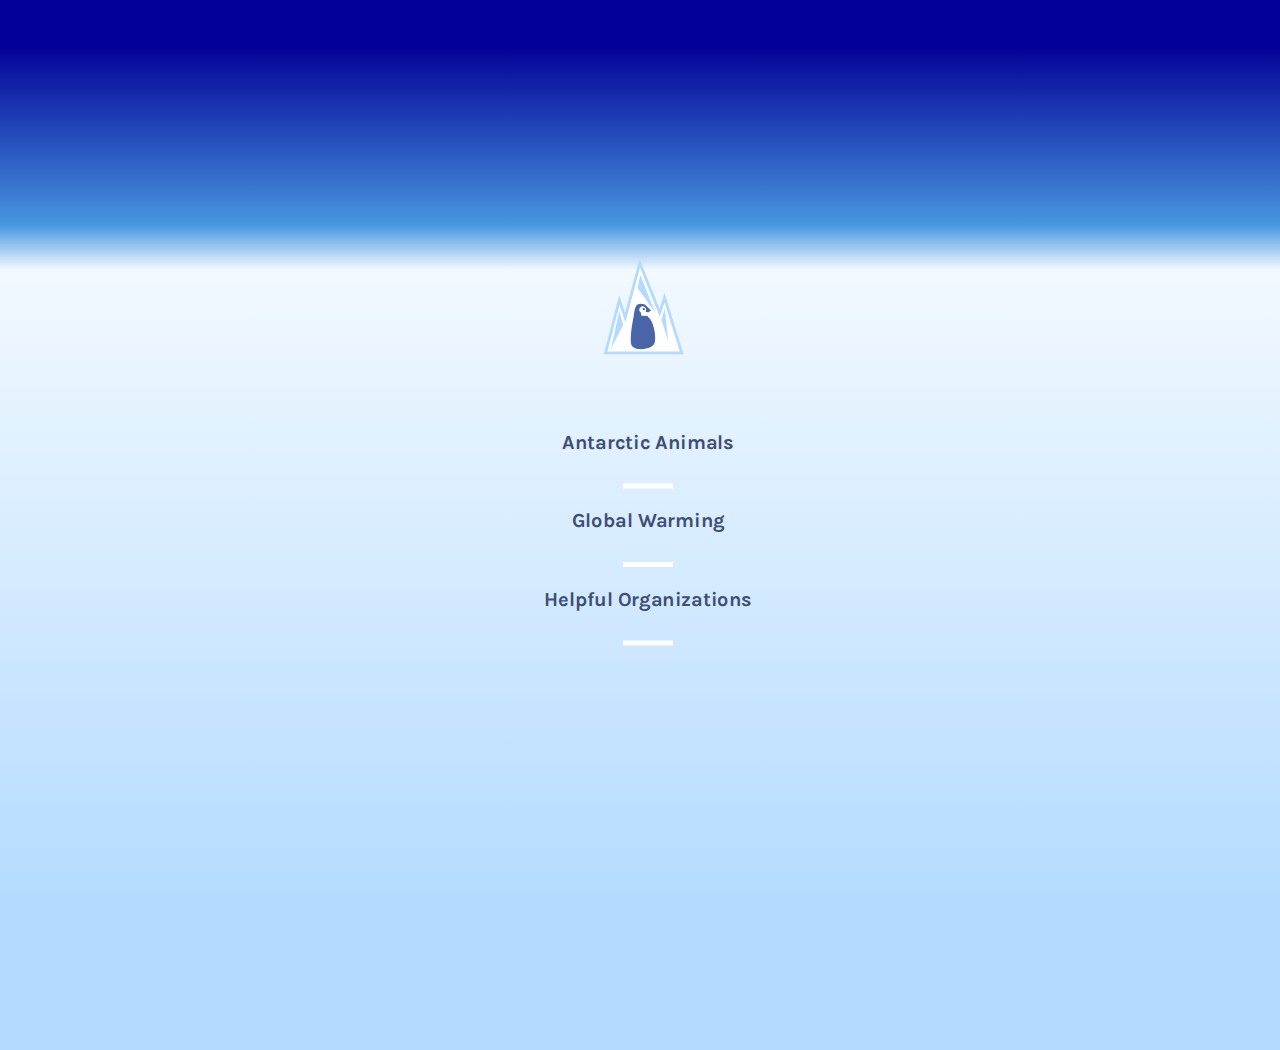
<file: setfinal/index.html>
<!DOCTYPE html>
<html>
	<head>
		<meta charset="UTF-8">
		<!--css-->
		<link rel="stylesheet" href="css/finalcss.css">
		<!--js-->
		<script src="js/jquery-3.3.1.min.js"></script>
		<script src="js/finaljs.js"></script>
		<!--font-->
		<link href="https://fonts.googleapis.com/css?family=Karla" rel="stylesheet">

		<title>Penguins on Melting Ice</title>
	</head>
	<body>
		<div class="main">
			<img class="logo" src="images/PENGUINLOGO.svg"/>
			<!--animation ice from here-->
			<img class="leftbottomice" src="images/leftbottomice.svg">
			<img class="lefttopice" src="images/lefttopice.svg">
			<img class="rightbottomice" src="images/rightbottomice.svg">
			<img class="righttopice" src="images/righttopice.svg">
			<!--endofanimationice-->
			<a class="antlink" href="finalAntartic/antarcticAnimals.html">
				<p>Antarctic Animals</p>
				<div class="line bar1"></div>
			</a>
			
			<a class="globlink" href="finalWorld/worldindex.html">
				<p>Global Warming</p>
				<div class="line bar2"></div>
			</a>
		
			<a class="orglink" href="finalOrg/orgindex.html">
				<p>Helpful Organizations</p>
				<div class="line bar3"></div>
			</a>
			
		</div>
	</body>
</html>
</file>
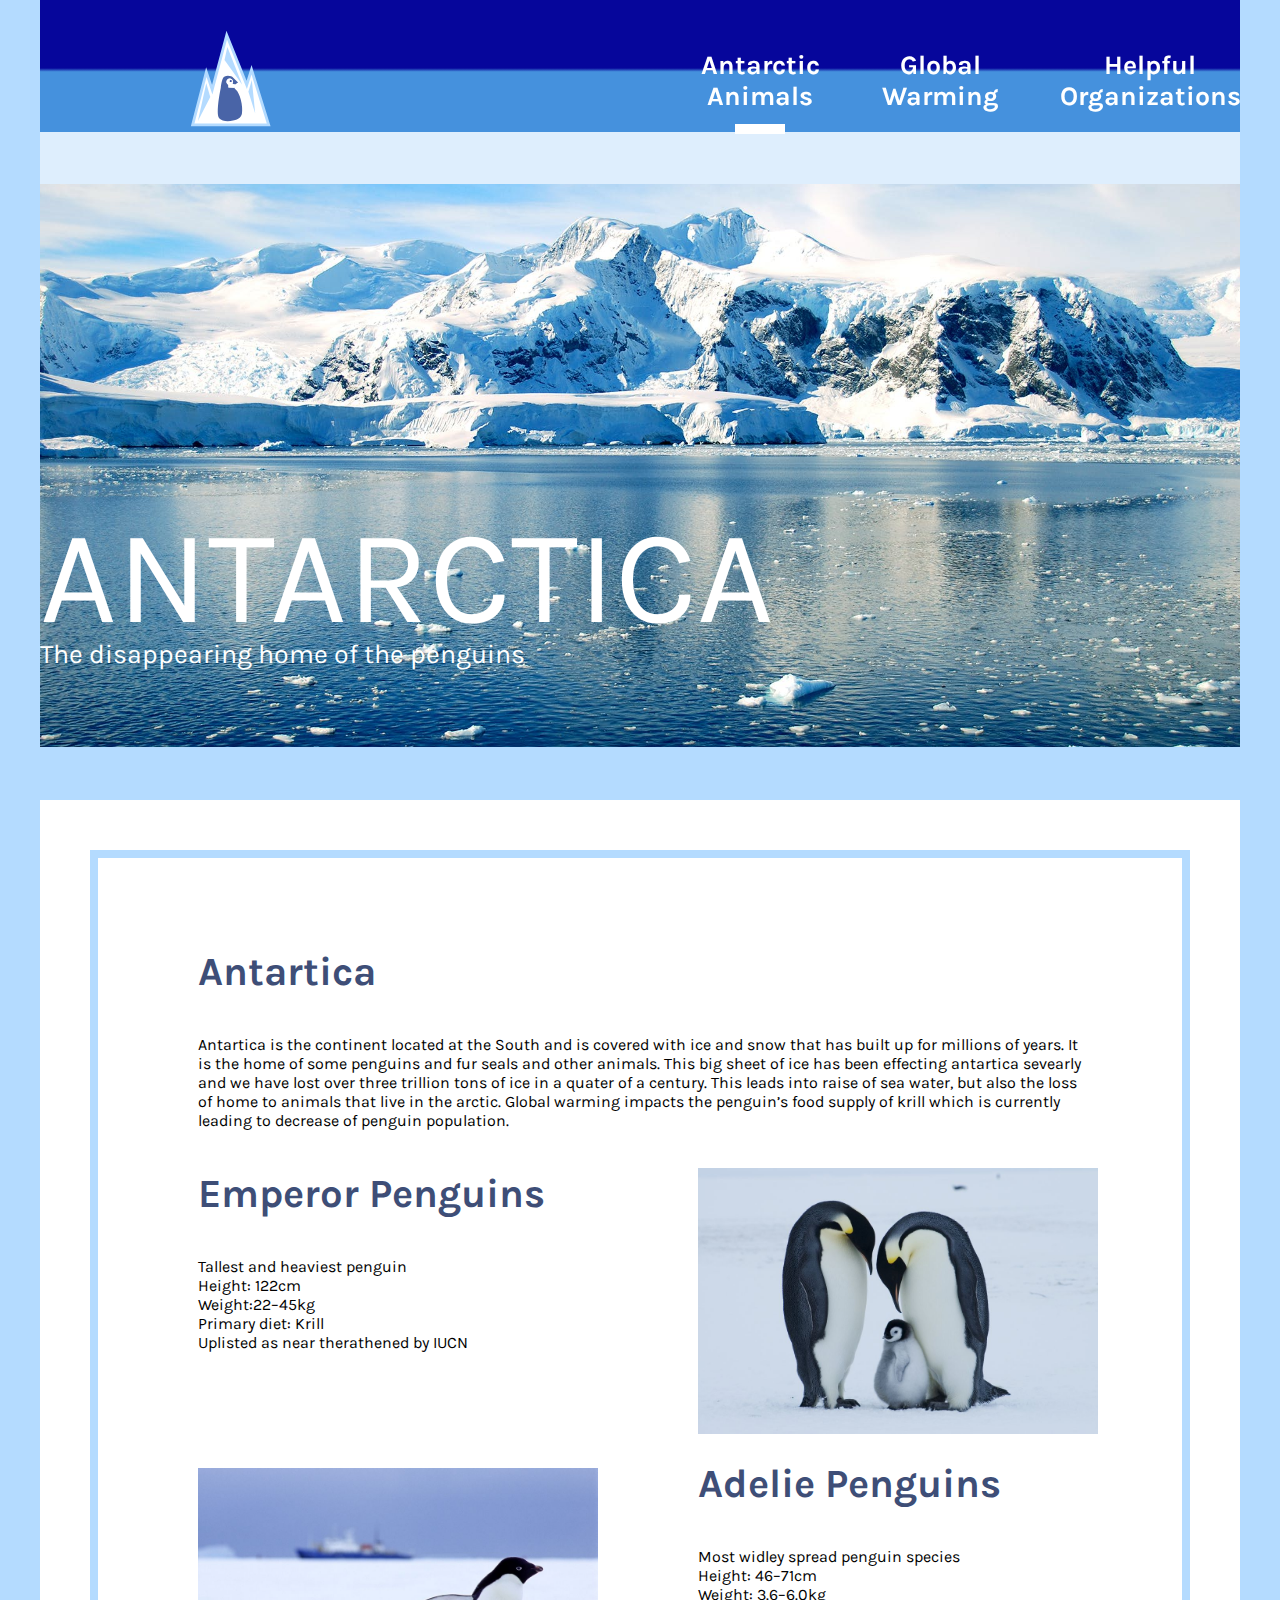
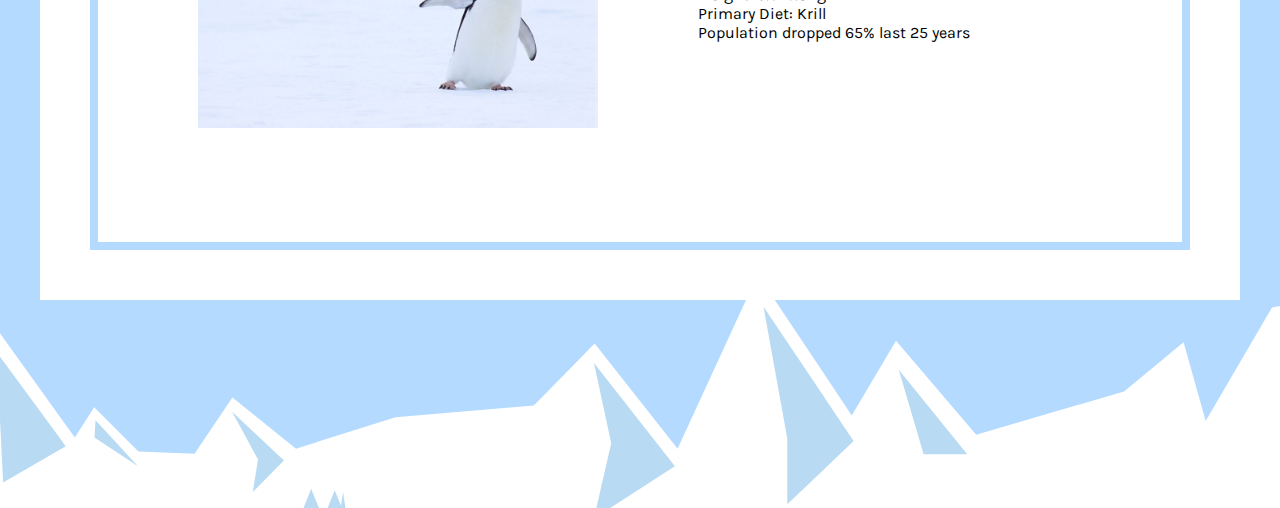
<file: setfinal/finalAntartic/antarcticAnimals.html>
<!DOCTYPE html>
<html>
	<head>
		<meta charset="UTF-8">
		<!--css-->
		<link rel="stylesheet" href="antarcticcss/antarcticcss.css">
		<!--js-->
			<script type="text/javascript" src="antarcticjs/jquery-3.3.1.min.js"></script>
			<script type="text/javascript" src="antarcticjs/parallax.js"></script>
		<!--font-->
		<link href="https://fonts.googleapis.com/css?family=Karla" rel="stylesheet">
	</head>
	<body>
		<div class="top">
			<a href="../index.html">
			<img class="logo" src="antarcticimg/PENGUINLOGO.svg">
			</a>
			<div class="navText">
				<a href="../finalOrg/orgindex.html">
					<div class="width180 helporg">Helpful Organizations
						<div class="orgbar"></div>
					</div>
				</a>
				<a href="../finalWorld/worldindex.html">
					<div class="width180 globalwarming">Global Warming
						<div class="globebar"></div>
					</div>
				</a>
					<div class="navAnimals width180">Antarctic Animals<div class="currentpage"></div></div>
			</div>
		</div> <!--end of nav bar-->

		<div class="antarcticImg">
			<div class="antTitle">
				<p class="anthead">ANTARCTICA</p>
				<p class="antSubtext">The disappearing home of the penguins</p>
			</div>
			<img class="AntarcticaImg" src="antarcticimg/IceHeader.jpg">
		</div>

		<div class="bodyBox"><!--start of body and border-->
			<div class="border">
				<div>
					<p class="miniheader">Antartica</p>
					<p>Antartica is the continent located at the South and is covered with ice and snow that has built up for millions of years.  It is the home of some penguins and fur seals and other animals. This big sheet of ice has been effecting antartica sevearly and we have lost over three trillion tons of ice in  a quater of a century. This leads into raise of sea water, but also the loss of home to animals that live in the arctic. Global warming impacts the penguin’s food supply of krill which is currently leading to decrease of penguin population. </p>
				</div>
				<div class="emheader">
					<p class="miniheader">Emperor Penguins</p>
					<p>Tallest and heaviest penguin<br>
						Height: 122cm<br>
						Weight:22–45kg<br>
						Primary diet: Krill<br> 
						Uplisted as near therathened by IUCN<br>
					</p>
					<img class="emimg" src="antarcticimg/emperor.jpg">
				</div>
				<div class="adelie">
					<p class="miniheader">Adelie Penguins</p>

					<p>
						Most widley spread penguin species<br>
						Height: 46–71cm<br>
						Weight: 3.6–6.0kg<br>
						Primary Diet: Krill<br>
						Population dropped 65% last 25 years<br>
					</p>
					<img class="adelimg" src="antarcticimg/adelie.jpg"/>
				</div>
			</div> <!-- end of border -->
		</div> <!-- end of bodyBox -->
		<div id="stage"><!--startofparal-->
			<img data-depth="0.6" class="bottomice" src="antarcticimg/bottomice.svg"/>
		</div>
		<script>
			var scene = $('#stage').get(0);
		var parallaxInstance = new Parallax(scene, {
			relativeInput: true,});
		</script>
		<!--endofparal-->
	</body>
</html>
</file>
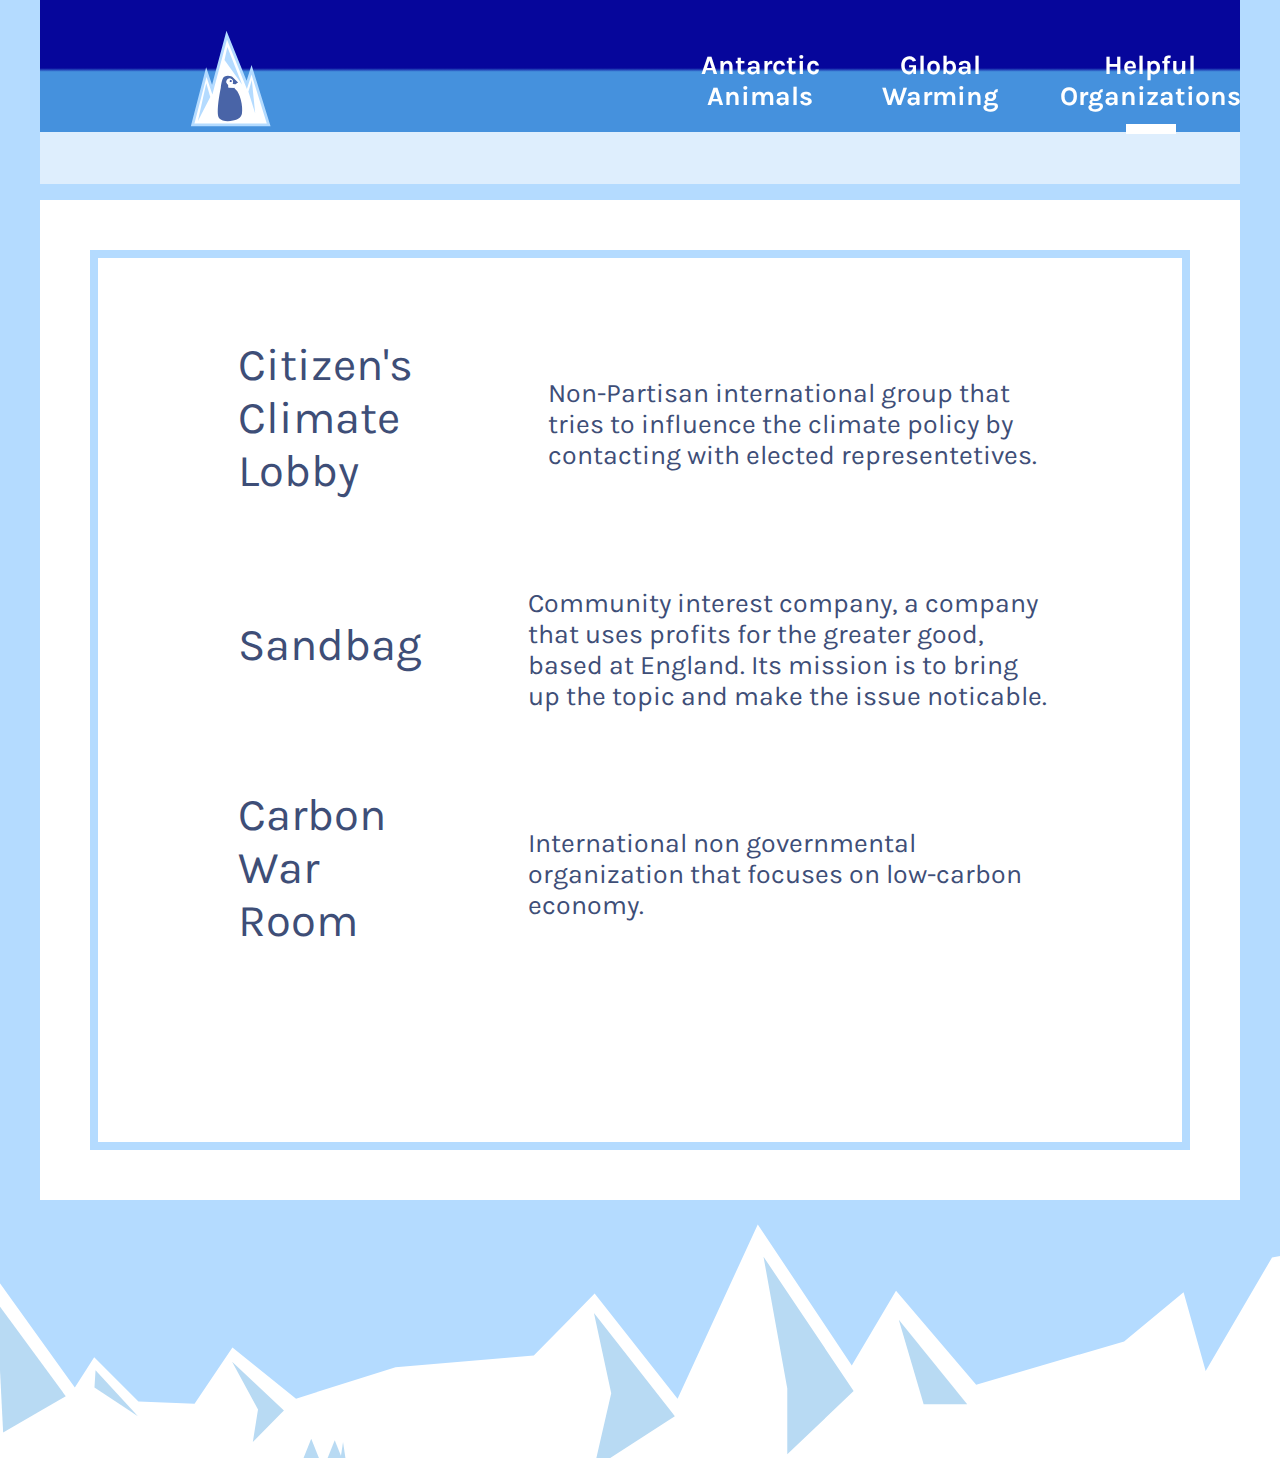
<file: setfinal/finalOrg/orgindex.html>
<!DOCTYPE html>
<html>
	<head>
		<meta charset="UTF-8">
		<!--css-->
		<link rel="stylesheet" href="orgcss/orgcss.css">
		<!--js-->
			<script type="text/javascript" src="orgjs/jquery-3.3.1.min.js"></script>
			<script type="text/javascript" src="orgjs/parallax.js"></script>
		<!--font-->
		<link href="https://fonts.googleapis.com/css?family=Karla" rel="stylesheet">
		<title>Penguins on Melting Ice</title>
	</head>
	<body>
		<div class="top">
			<a href="../index.html"><img class="logo" src="orgimg/PENGUINLOGO.svg"></a>
			<div class="navText">
					<div class="width180">Helpful Organizations
						<div class="currentpage">
						</div>
					</div>
				<a href="../finalWorld/worldindex.html">
					<div class="width180 globalwarming">Global Warming
						<div class="globebar"></div>
					</div>
				</a>
				<a href="../finalAntartic/antarcticAnimals.html">	
					<div class="navAnimals width180 antanimal">Antarctic Animals
						<div class="antanibar"></div>
					</div>
				</a>
			</div>
		</div><!--endofnavbar-->
		<!--witeboxandborder-->
		<div class="bodyBox">
			<div class="border">
				<div class="CCL">
					<a href="https://citizensclimatelobby.org/">
					<div class="CCLlogo">
						Citizen's Climate Lobby
					</div>
				</a>
				
					<div class="CCLinfo">
						Non-Partisan international group that tries to influence the climate policy by contacting with elected representetives. 
					</div>
				</div>
				<div class="sbag">
				<a href="https://sandbag.org.uk/">
					<div class="sbaglogo">
						Sandbag
					</div>
				</a>
					<div class="sbaginfo">
						Community interest company, a company that uses profits for the greater good, based at England. Its mission is to bring up the topic and make the issue noticable.

					</div>
				</div>
				<div class="CWR">
				<a href="https://www.rmi.org/carbon-war-room/">
					<div class="CWRlogo">
						Carbon War Room
					</div>
				</a>
					<div class="CWRinfo">
						International non governmental organization that focuses on low-carbon economy.
					</div>
				</div>
			</div>
		</div>
		<div id="stage"><!--startofparal-->
			<img data-depth="0.6" class="bottomice" src="orgimg/bottomice.svg"/>
		</div>
		<script>
			var scene = $('#stage').get(0);
		var parallaxInstance = new Parallax(scene, {
			relativeInput: true,});
		</script>
		<!--endofparal-->
	</body>
</html>
</file>
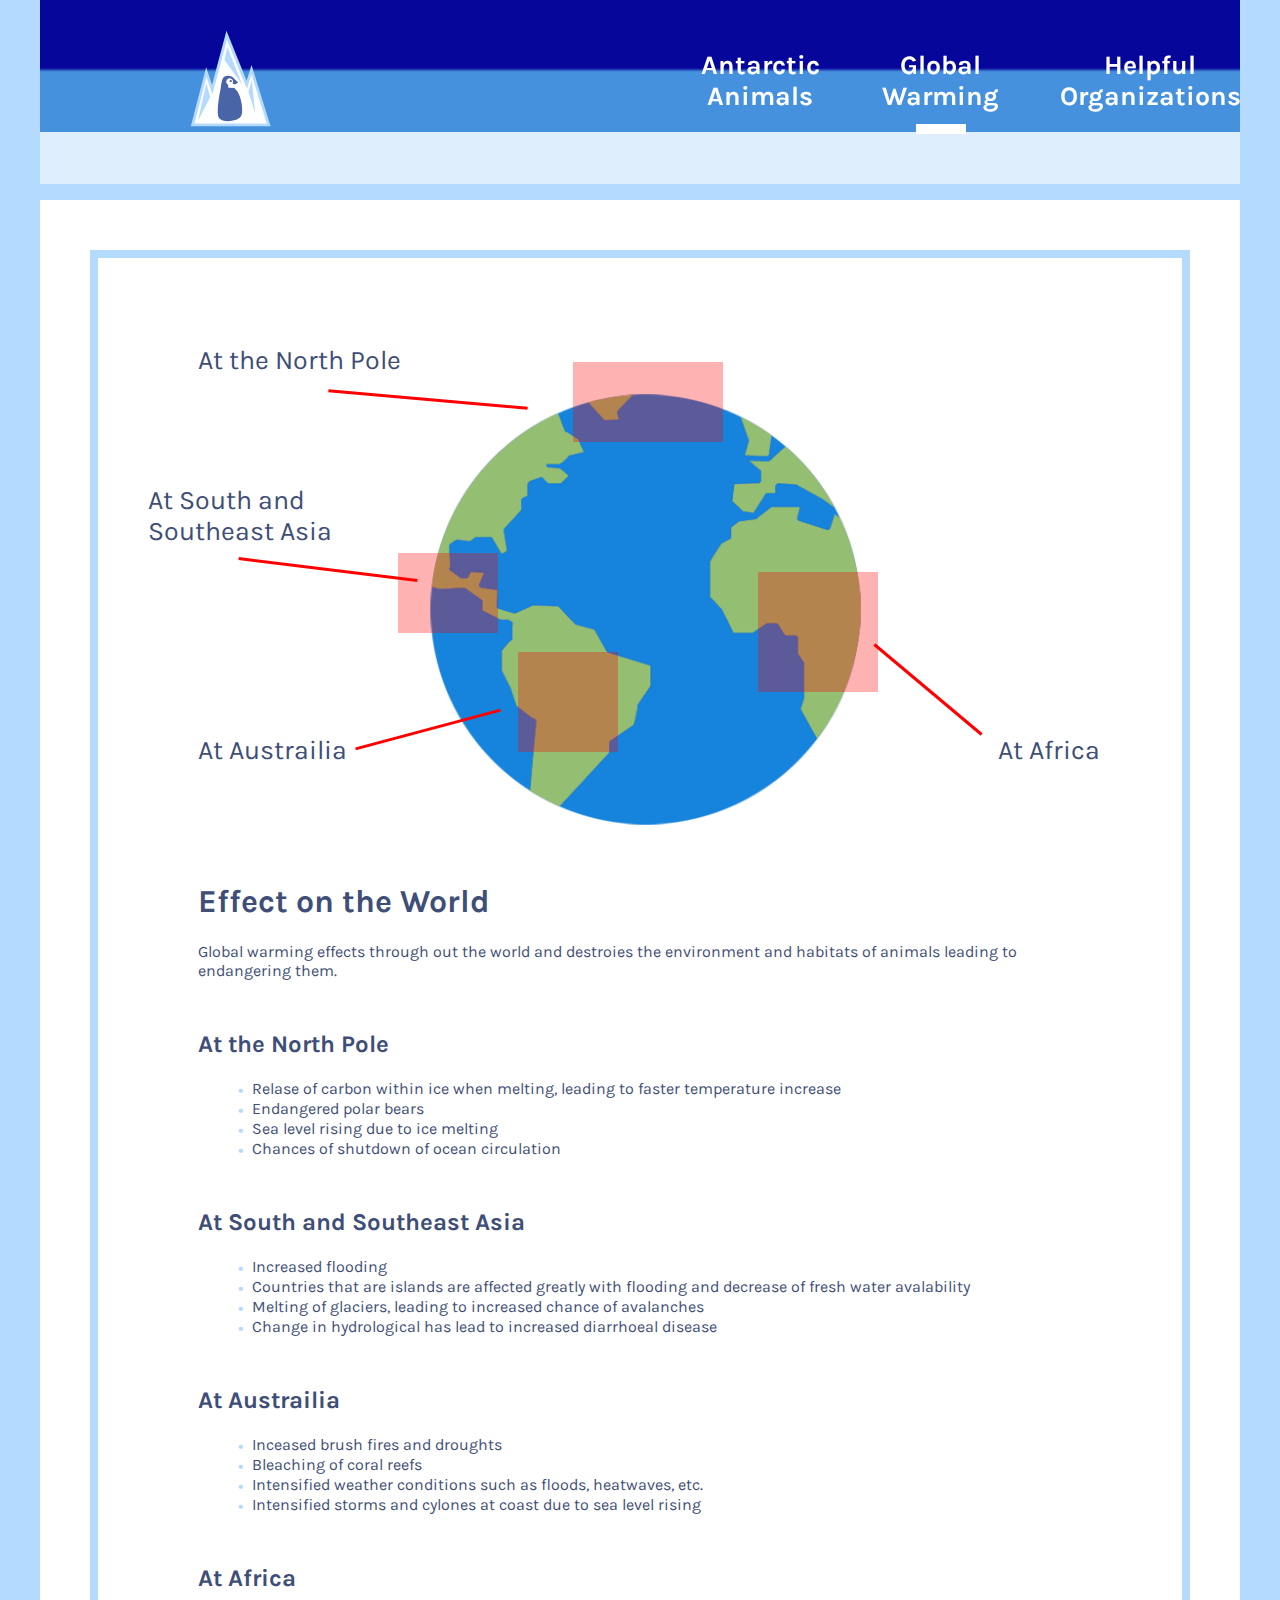
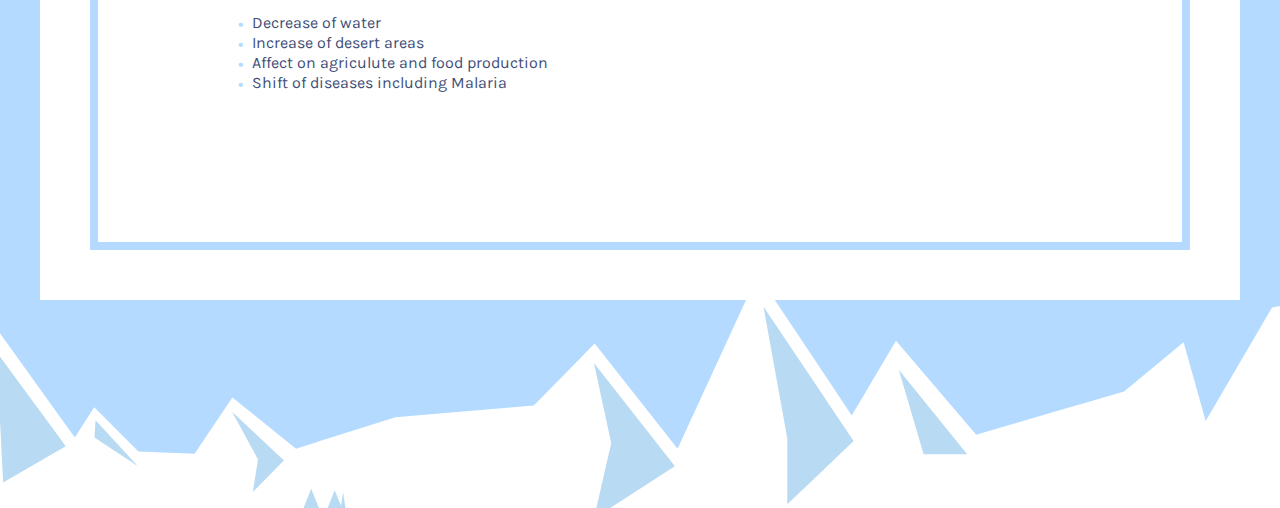
<file: setfinal/finalWorld/worldindex.html>
<!DOCTYPE html>
<html>
	<head>
		<meta charset="UTF-8">
		<!--css-->
		<link rel="stylesheet" href="worldcss/worldcss.css">
		<!--js-->
		<script type="text/javascript" src="worldjs/jquery-3.3.1.min.js"></script>
			<script type="text/javascript" src="worldjs/parallax.js"></script>
		<!--font-->
		<link href="https://fonts.googleapis.com/css?family=Karla" rel="stylesheet">
	</head>
	<body>
		<div class="top">
			<a href="../index.html"><img class="logo" src="worldimg/PENGUINLOGO.svg"></a>
			<div class="navText">
				<a href="../finalOrg/orgindex.html">	
					<div class="width180 helporg">
						Helpful	Organizations
							<div class="orgbar"></div>
					</div>
					<div class="width180">Global Warming
						<div class="currentpage"></div>
					</div>
				</a>
				<a href="../finalAntartic/antarcticAnimals.html">
					<div class="navAnimals width180 antanimal">
						Antarctic Animals
							<div class="antanibar"></div>
					</div>
				</a>
			</div>
		</div><!--end of nav bar-->
		<div class="bodyBox">
			<div class="border">
				<img class="globeimg" src="worldimg/globeicon.png"/><!--globeimg-->
				<div class="globeNorthpole">
					<p >At the North Pole</p>
						<div class="northpolehover">
						</div>
					</p>
					<div class="northpoleline"></div>
				</div>
				<div class="globeasia">	
					<p>At South and <br>Southeast Asia
						<div class="asiahover"></div>
					</p>
					<div class="asialine"></div>
				</div>
				<div class="globeaus">
					<p>
						At Austrailia
						<div class="aushover"></div>
					</p>
					<div class="ausline"></div>
				</div>
				<div class="globeaf">
					<p>
						At Africa
						<div class="afhover"></div>
					</p>
					<div class="afline"></div>
				</div>
				<!--redhighlights-->
				<div class="text">
					<h1>Effect on the World</h1>
					<p class="subinfo">Global warming effects through out the world and destroies the environment and habitats of animals leading to endangering them.  </p>
					<h2>At the North Pole</h2>
					<ul>
						<li>Relase of carbon within ice when melting, leading to faster temperature increase</li> 
						<li>Endangered polar bears </li>
						<li>Sea level rising due to ice melting</li>
						<li>Chances of shutdown of ocean circulation</li>
					</ul>
					<h2>At South and Southeast Asia</h2>
					<ul>
						<li>Increased flooding</li>
						<li>Countries that are islands are affected greatly with flooding and decrease of fresh water avalability</li>
						<li>Melting of glaciers, leading to increased chance of avalanches</li>
						<li>Change in hydrological has lead to increased diarrhoeal disease</li>
					</ul>
					<h2>At Austrailia</h2>
					<ul>
						<li>Inceased brush fires and droughts</li>
						<li>Bleaching of coral reefs</li>
						<li>Intensified weather conditions such as floods, heatwaves,  etc.</li>
						<li>Intensified storms and cylones at coast due to sea level rising</li>
					</ul>
					<h2>At Africa</h2>
					<ul>
						<li>Decrease of water</li>
						<li>Increase of desert areas</li>
						<li>Affect on agriculute and food production</li>
						<li>Shift of diseases including Malaria</li>

					</ul>
				</div>
			</div> <!-- end of border -->
		</div> <!-- end of bodyBox -->
		<div id="stage"><!--startofparal-->
			<img data-depth="0.6" class="bottomice" src="worldimg/bottomice.svg"/>
		</div>
		<script>
			var scene = $('#stage').get(0);
		var parallaxInstance = new Parallax(scene, {
			relativeInput: true,});
		</script>
		<!--endofparal-->
	</body>
</html>
</file>
<file: setfinal/css/finalcss.css>
body,html{
	width:100%;
	height:100%
}

body{
	background-image: linear-gradient(#030097 5%, #4796DF 25%, #F2F9FF 30%, #F9FCFF 10%, #F2F9FF 30%, #B4DBFF);
	background-repeat:no-repeat;
	background-color:#B4DBFF;
}

img{
	height:200px;
	width:200px;
	margin-left:140px;
	margin-bottom:100px;
}

/*--ice positions--*/

.leftbottomice{
	position:absolute;
	left:-90px;
	top:90px;
	opacity: 0;

	transform: scale(0.5);
}

.lefttopice{
	position:absolute;
	left:-90px;
	top:70px;
		opacity: 0;
	transform: scale(0.5);
}

.rightbottomice{
	position:absolute;
	transform: scale(0.5);
	left:60px;
	top:100px;
	opacity: 0;
}

.righttopice{
	position:absolute;
	left:80px;
	top:70px;
	opacity: 0;
	transform: scale(0.5);
}



.main{
	position:relative;
	left:50%;
	top:50%;
	margin-left:-250px;
	margin-top:-400px;
	width:500px;
	height:800px;
	transform: scale(0.5);

}

p{
	text-align:center;
	font-family: Karla;
	font-weight: bold;
	font-size:30pt;
	color:#3E4E77;
	margin-bottom:80px;
}

.line{
	height:10px;
	width:100px;
	background-color:white;
	margin-top:-20px;
	margin-left:200px;
}

a:link{
 text-decoration: none;
}




/*--font-family: 'Karla', sans-serif;--*/

/*--animationstuff--*/
.bar1{
	position:relative;
}

.antlink:hover .bar1{
	animation: bar1ani 0.6s forwards linear;
}

@keyframes bar1ani{
	0%{ width:100px; left:0px;}
	100%{ width:200px; left:-50px;}	
}


.bar2{
	position: relative;
}

.globlink:hover .bar2{
	animation: bar2ani 0.6s forwards linear;
}

@keyframes bar2ani{
	0%{ width:100px; left:0px;}
	100%{ width:200px; left:-50px;}	
}



.bar3{
	position: relative;
}

.orglink:hover .bar3{
	animation: bar3ani 0.6s forwards linear;
}

@keyframes bar3ani{
	0%{ width:100px; left:0px;}
	100%{ width:200px; left:-50px;}	
}


/*--animationstuff--*/
</file>
<file: setfinal/finalAntartic/antarcticcss/antarcticcss.css>
body,html{
	height:100%;
	width:100%;

}
body{
	
	background-color:#B4DBFF;
	font-family:Karla;
}

.top {
	width: 1200px;
	position: fixed;
	left: 50%;
	top: 0px;
	margin-left: -600px;
	z-index: 9;
	background: linear-gradient(to bottom, #06069b 0%,#06069b 37%,#06069b 37%,#4591dd 39%,#4591dd 39%,#4591dd 72%,#deeefd 72%,#deeefd 100%);
}

.logo{
	width:100px;
	height:100px;
	margin-left:140px;
	margin-bottom:50px;
	margin-top:30px;
}

.navText{
	float:right;
	width: 800px;

}

.width180{
	float:right;
	text-align:center;
	color:white;
	font-family:Karla;
	font-size:20pt;
	font-weight:bold;
	width: 180px;
	margin-left: 30px;
	margin-top:50px;
}
.navAnimals{
	width:120px;
}
.currentpage{
	width:50px;
	height:10px;

	background-color:white;

	margin-left:35px;
	margin-top:12px;
}



/*antarctic Img*/
.antarcticImg {
	width: 1200px;
	height: 600px;
	position: absolute;
	left: 50%;
	top: -300px;
	margin-left: -600px;
	z-index: 1;
}


.antTitle{
	position:relative;
}
.antTitle{
	font-size:100pt;
	color:white;
	margin-top:300px;
}

.antSubtext{
	font-size:20pt;
	color:white;
	position:relative;
	top:350px;
}

.anthead{
	position:relative;
	top:500px;
}

.AntarcticaImg{
	width:1200px;
	margin-top:-200px;
}
/*--bodywhitebox--*/
.bodyBox{
	background-color:white;
	width:1200px;
	height:1100px;
	position: absolute;
	left: 50%;
	margin-left:-600px;
	top:800px;

}

.border {
	width: 1100px;
	height: 1000px;
	border: solid #B4DBFF 8px;
	position: absolute;
	left: 50%;
	top: 50%;
	transform: translate(-550px, -500px);
	padding-top: 50px;
	padding-left:100px;
	padding-right:100px;
	box-sizing: border-box;
}

.miniheader{
	color:#3E4E77;
	font-weight: bold;
	font-size:30pt;
}

.adelie{
	margin-left:500px;
	position:relative;
}

.adelimg{
	position:relative;
	top:-190px;
	left:-500px;
	width:400px;
}

.emimg{
	position:relative;
	top:-200px;
	left:500px;
	width:400px;
	margin:0px;
}

.emheader{
	height:250px;
}

/*--hover on page animation for world--*/
.globebar{
	position:relative;
	left:85px;
	top:12px;
	background-color:white;
}

.globalwarming:hover .globebar{
	animation:globebar 0.5s forwards linear;
}

@keyframes globebar{
	0%{opacity:0; height:10px; width:0px; left:85px; top:12px;}
	100%{opacity:1; height:10px; width:65px; left:60px; top:12px;}
}
/*--end of hover for around globe--*/


/*--hover on page animation for organizations--*/
.orgbar{
	position:relative;
	left:85px;
	top:12px;
	background-color:white;


}
	
.helporg:hover .orgbar{
	animation: orgbar 0.5s forwards linear;
}

@keyframes orgbar{
	0%{opacity:0; height:10px; width:0px; left:85px; top:12px;}
	100%{opacity:1; height:10px; width:65px; left:60px; top:12px;}
}
/*--end of hover for orgnaizations--*/
/*--paral--*/
#stage{
	position:relative;
	top:1800px;
	left:-200px;
	width:1600px;
	height:300px;
	overflow:hidden;
}

.bottomice{
	position:relative;
	width:1800px;
	top:50px;
	left:-300px;

}
</file>
<file: setfinal/finalOrg/orgcss/orgcss.css>
body,html{
	height:100%;
	width:100%;

}
body{
	
	background-color:#B4DBFF;
	font-family:Karla;
	color:#3E4E77;
}

.top {
	width: 1200px;
	position: fixed;
	left: 50%;
	top: 0px;
	margin-left: -600px;
	z-index: 9;
	background: linear-gradient(to bottom, #06069b 0%,#06069b 37%,#06069b 37%,#4591dd 39%,#4591dd 39%,#4591dd 72%,#deeefd 72%,#deeefd 100%);
}

.logo{
	width:100px;
	height:100px;
	margin-left:140px;
	margin-bottom:50px;
	margin-top:30px;
}


.navText{
	float:right;
	width: 800px;

}


.width180{
	float:right;
	text-align:center;
	color:white;
	font-family:Karla;
	font-size:20pt;
	font-weight:bold;
	width: 180px;
	margin-left: 30px;
	margin-top:50px;
}
.navAnimals{
	width:120px;
}
.currentpage{
	width:50px;
	height:10px;

	background-color:white;

	margin-top:12px;
	margin-left:66px;
}



/*--bodybox and border--*/
.bodyBox{
	background-color:white;
	width:1200px;
	height:1000px;
	position: absolute;
	left: 50%;
	margin-left:-600px;
	top:200px;

}

.border {
	width: 1100px;
	height: 900px;
	border: solid #B4DBFF 8px;
	position: absolute;
	left: 50%;
	top: 50%;
	transform: translate(-550px, -450px);
	padding-top: 50px;
	padding-left:100px;
	padding-right:100px;
	box-sizing: border-box;
}


/*--hover on page animation for world--*/
.globebar{
	position:relative;
	left:85px;
	top:12px;
	background-color:white;
}

.globalwarming:hover .globebar{
	animation:globebar 0.5s forwards linear;
}

@keyframes globebar{
	0%{opacity:0; height:10px; width:0px; left:85px; top:12px;}
	100%{opacity:1; height:10px; width:65px; left:60px; top:12px;}
}
/*--end of hover for around globe--*/


/*--hover on page animation for animals--*/
.antanibar{
	position:relative;
	left:60px;
	top:12px;
	background-color:white;
}

.antanimal:hover .antanibar{
	animation:antanibar 0.5s forwards linear;
}

@keyframes antanibar{
	0%{opacity:0; height:10px; width:0px; left:60px; top:12px;}
	100%{opacity:1; height:10px; width:65px; left:30px; top:12px;}
}

/*--end of hover for ant animals--*/

.CCL{
	width:1000px;
	margin-top:30px;
}

.CCLlogo{
	text-align:left;
	width:100px;
	font-size:34pt;
	margin-left:40px;
	float:left;

}

.CCLinfo{
	float:right;
	width:500px;
	font-size:20pt;
	margin-right:150px;
	margin-top:40px;
}

.sbag{
	width:1000px;
	margin-top:280px;
}

.sbaglogo{
	text-align:left;
	width:100px;
	font-size:34pt;
	margin-left:40px;
	float:left;
	margin-top:30px;
}

.sbaginfo{
	float:right;
	width:520px;
	font-size:20pt;
	margin-right:150px;

}


.CWR{
	width:1000px;
	margin-top:480px;
}

.CWRlogo{
	text-align:left;
	width:100px;
	font-size:34pt;
	margin-left:40px;
	float:left;
}

.CWRinfo{
	float:right;
	width:520px;
	font-size:20pt;
	margin-right:150px;
	margin-top:40px;

}
/*--paral--*/
#stage{
	position:relative;
	top:1150px;
	left:-200px;
	width:1600px;
	height:300px;
	overflow:hidden;
}

.bottomice{
	position:relative;
	width:1800px;
	top:50px;
	left:-300px;

}

/*--links--*/

a:link {
  text-decoration: none;
  color:#3E4E77;
}

a:visited {
  text-decoration: none;
   color:#3E4E77;
}
</file>
<file: setfinal/finalWorld/worldcss/worldcss.css>
body,html{
	height:100%;
	width:100%;

}
body{
	
	background-color:#B4DBFF;
	font-family:Karla;
	color:#3E4E77;
}

.top {
	width: 1200px;
	position: fixed;
	left: 50%;
	top: 0px;
	margin-left: -600px;
	z-index: 9;
	background: linear-gradient(to bottom, #06069b 0%,#06069b 37%,#06069b 37%,#4591dd 39%,#4591dd 39%,#4591dd 72%,#deeefd 72%,#deeefd 100%);
}

.logo{
	width:100px;
	height:100px;
	margin-left:140px;
	margin-bottom:50px;
	margin-top:30px;
}


.navText{
	float:right;
	width: 800px;

}


.width180{
	float:right;
	text-align:center;
	color:white;
	font-family:Karla;
	font-size:20pt;
	font-weight:bold;
	width: 180px;
	margin-left: 30px;
	margin-top:50px;
}
.navAnimals{
	width:120px;
}
.currentpage{
	width:50px;
	height:10px;

	background-color:white;

	margin-top:12px;
	margin-left:66px;
}

/*--stuff on the globe--*/
.globeNorthpole{
	position:absolute;
	top:60px;
	font-size:20pt;
}
.northpoleline{
	position:absolute;
	left:130px;
	top:80px;
	width:200px;
	height:3px;
	background-color:red;
	transform: rotate(5deg);
}

.northpolehover{
	position:relative;
	left:375px;
	top:-40px;
	background-color:red;
	opacity:0.3;
	width:150px;
	height:80px;
}
/*--
.globeNorthpole:hover .northpolehover{
	opacity:0.7;
	width:200px;
	height:100px;
	left:350px;
	top:-50px;
	transition: 1s;
}
--*/

.globeNorthpole:hover .northpolehover{
	animation: northhover 1s forwards linear;

}

@keyframes northhover{
	0%{width:150px; height:80px; opacity:0.3;}
	100%{width:200px;height:100px; opacity:0.7; left:350px; top:-60px;}
}

.globeasia{
	font-size:20pt;
	position:absolute;
	top:200px;
	left:50px;
}

.asialine{
	position:absolute;
	left:90px;
	width:180px;
	height:3px;
	top:110px;
	background-color:red;
	transform: rotate(7deg);
}

.asiahover{
	position:relative;
	left:250px;
	top:-20px;
	background-color:red;
	opacity:0.3;
	width:100px;
	height:80px;
}

.globeasia:hover .asiahover{
	animation: asiahover 1s forwards linear;
}

@keyframes asiahover{
	0%{width:100px; height:80px;}
	100%{width:180px; height:140px; opacity: 0.7; top:-70px; left:230px;}
}

.globeaus{
	font-size:20pt;
	position:absolute;
	top:450px;
	left:100px;
}

.ausline{
	position:absolute;
	left:155px;
	width:150px;
	height:3px;
	top:20px;
	background-color:red;
	transform: rotate(-15deg);
}

.aushover{
	position:relative;
	left:320px;
	top:-140px;
	background-color:red;
	opacity:0.3;
	width:100px;
	height:100px;
}
.globeaus:hover .aushover{
	animation: aushover 1s forwards linear;
}
@keyframes aushover{
	0%{width:100px; height:100px;}
	100%{width:180px; height:180px; opacity: 0.7; top:-180px; left:280px;}
}

.globeaf{
	font-size:20pt;
	position:absolute;
	top:450px;
	left:900px;
}

.afline{
	position:absolute;
	left:-140px;
	width:140px;
	height:3px;
	top:-20px;
	background-color:red;
	transform: rotate(40deg);
}

.afhover{
	position:relative;
	left:-240px;
	top:-220px;
	background-color:red;
	opacity:0.3;
	width:120px;
	height:120px;
}

.globeaf:hover .afhover{
	animation: afhover 1s forwards linear;
}


@keyframes afhover{
	0%{width:120px; height:120px;}
	100%{width:180px; height:180px; opacity: 0.7; top:-260px; left:-280px;}
}


/*--bodywhitebox--*/
.bodyBox{
	background-color:white;
	width:1200px;
	height:1700px;
	position: absolute;
	left: 50%;
	margin-left:-600px;
	top:200px;

}

.border {
	width: 1100px;
	height: 1600px;
	border: solid #B4DBFF 8px;
	position: absolute;
	left: 50%;
	top: 50%;
	transform: translate(-550px, -800px);
	padding-top: 50px;
	padding-left:100px;
	padding-right:100px;
	box-sizing: border-box;
}


.globeimg{
	width:500px;
	margin-left:200px;
	margin-top:50px;
}


ul{
	margin-bottom:50px;
}

.subinfo{
	margin-bottom:50px;
}

/*--hover on page animation for animals--*/
.antanibar{
	position:relative;
	left:60px;
	top:12px;
	background-color:white;
}

.antanimal:hover .antanibar{
	animation:antanibar 0.5s forwards linear;
}

@keyframes antanibar{
	0%{opacity:0; height:10px; width:0px; left:60px; top:12px;}
	100%{opacity:1; height:10px; width:65px; left:30px; top:12px;}
}

/*--end of hover for ant animals--*/

/*--hover on page animation for organizations--*/
.orgbar{
	position:relative;
	left:85px;
	top:12px;
	background-color:white;


}
	
.helporg:hover .orgbar{
	animation: orgbar 0.5s forwards linear;
}

@keyframes orgbar{
	0%{opacity:0; height:10px; width:0px; left:85px; top:12px;}
	100%{opacity:1; height:10px; width:65px; left:60px; top:12px;}
}
/*--end of hover for orgnaizations--*/
ul{
	list-style:none;
}

li:before{
	content:"•";
	padding-right:8px;
	color:#B4DBFF;
	font-size:20px;
	line-height:20px;
	margin-top:10px;
	position:relative;
	top:2px;
}


/*--paral--*/
#stage{
	position:relative;
	top:1800px;
	left:-200px;
	width:1600px;
	height:300px;
	overflow:hidden;
}

.bottomice{
	position:relative;
	width:1800px;
	top:50px;
	left:-300px;

}
</file>
